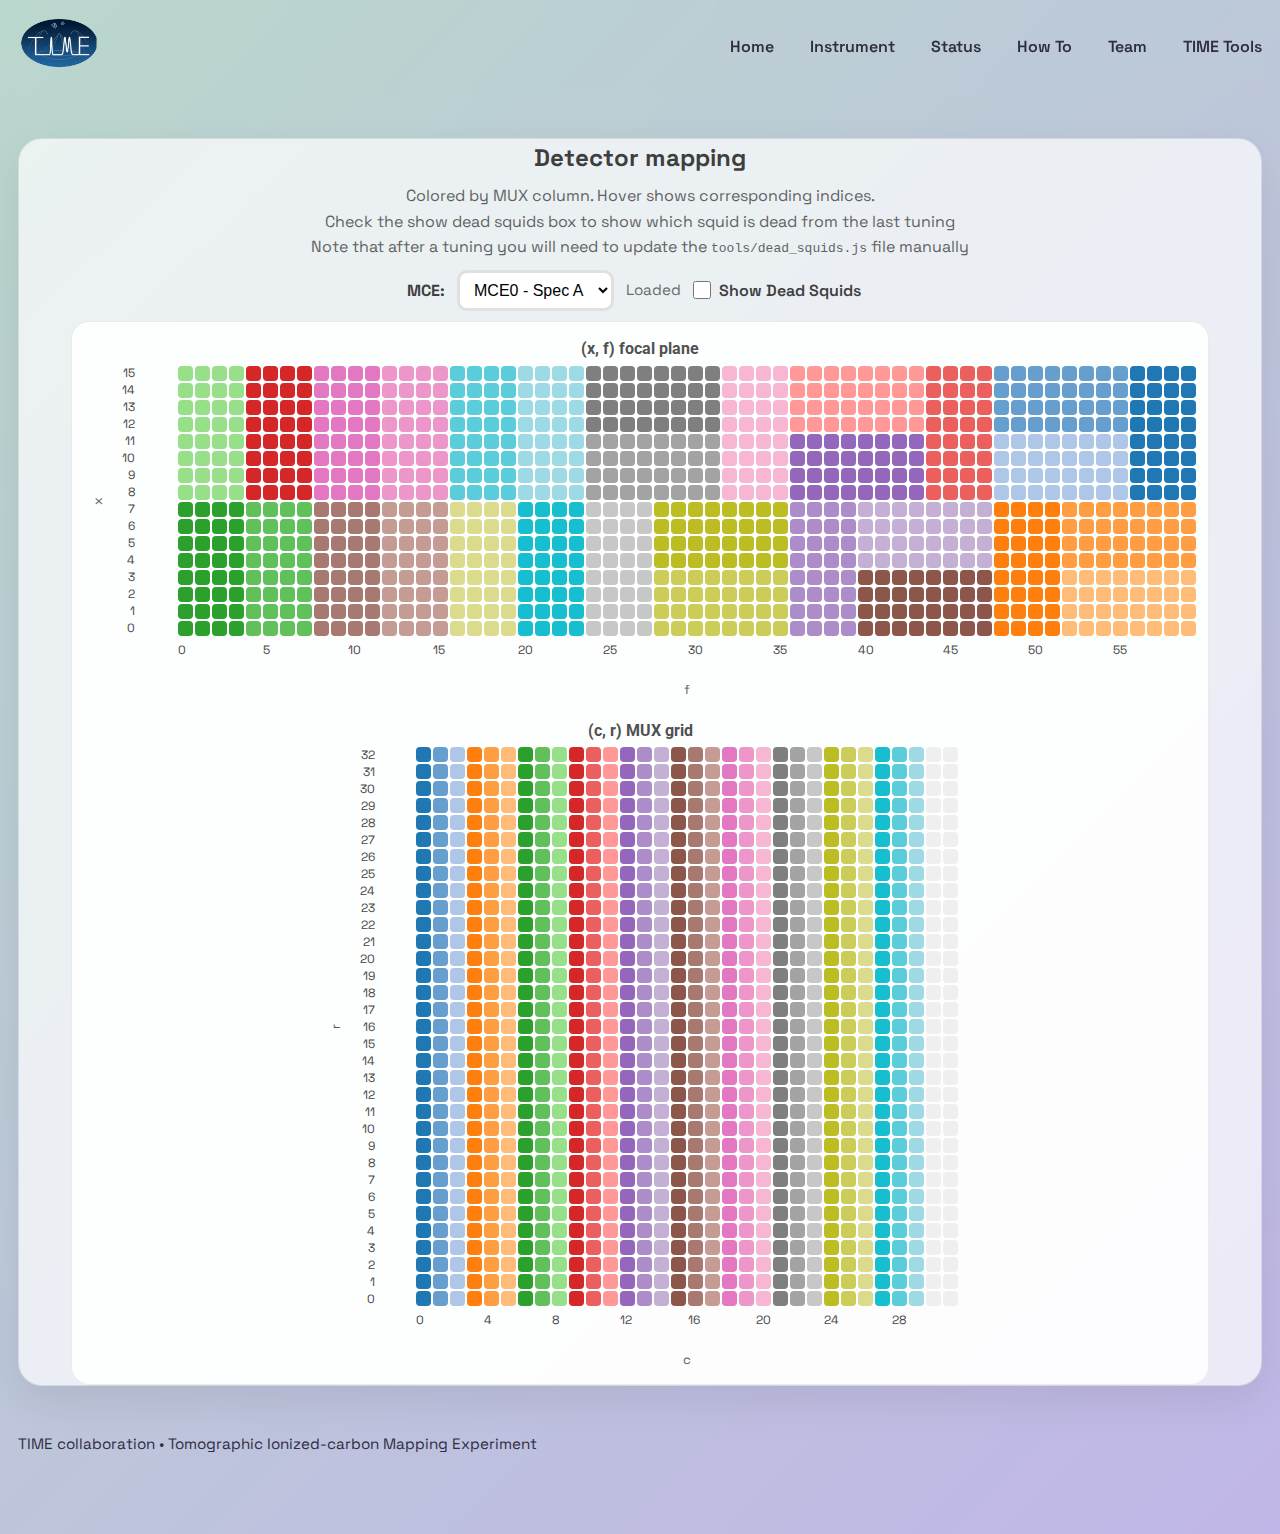
<file: detector_inds.html>
<!DOCTYPE html>
<html lang="en">
<head>
<meta charset="UTF-8" />
<meta name="viewport" content="width=device-width, initial-scale=1.0" />
<title>TIME | Detectors</title>
<link rel="stylesheet" href="style.css" />
<script src="script.js" defer></script>

<style>
  :root{--cell: 15px;--gap: 2px;--ylabel: 28px;--ycol: 46px;--xaxis: 28px;--xlabel: 22px;}
  body { margin: 0; overflow-x: hidden; }
  main { max-width: none !important;  overflow: visible; }
  footer { max-width: none !important; }

  .panel, .grid-card, .grid-wrap,#detgrid_xf, #detgrid_cr { overflow: visible !important; }

  .panel{display: grid;grid-template-rows: auto auto auto; gap: 10px;padding: 0 10px;}
  
  .det-controls{display: flex;justify-content: center;gap: 12px ;flex-wrap: wrap;align-items: center;}
  .det-controls select{padding: 8px 10px;border-radius: 10px;border: 3px solid rgba(0,0,0,0.12);background: white;font-size: 1rem;}
  
  #toggle_mask{width: 18px;height: 18px;}

  .grid-card{border-radius: 18px;
    border:1px solid rgba(0,0,0,0.08);
    background:rgba(255,255,255,0.9);
    padding:12px;
    width:fit-content;
    margin:0 auto;
    position:relative;}

  .card-title{text-align: center;font-family: 'Roboto', sans-serif;font-weight:700;margin:2px 0 4px;opacity: 0.9;}
  .card-subtitle{text-align: center;font-size: 0.9rem;opacity:0.75; margin: 0 0 10px; }

  .grid-wrap{display: grid;
    grid-template-columns: var(--ylabel) var(--ycol) auto;
    grid-template-rows:auto var(--xaxis) var(--xlabel);
    gap:8px 10px;
    align-items:start;
    justify-items:start;
    position: relative; }

  .y-axis-label{grid-column: 1;
    grid-row:1;
    writing-mode:vertical-rl;
    transform:rotate(180deg);
    font-size:13px;
    opacity:0.85;
    align-self: center;
    justify-self:center;}
  .x-axis-label{grid-column: 3;
    grid-row:3;
    justify-self:center;
    font-size:13px;
    opacity:0.85; }
  .cr-center {
    display: flex;
    justify-content: center;}

  /*focal plan*/
  #yaxis_xf{grid-column: 2; grid-row: 1;
    display: grid;
    grid-template-rows: repeat(16, var(--cell));
    gap: var(--gap);
    justify-items: end;
    align-items: center;
    font-size: 12px;
    color:#444;
    line-height: 1;}
  #xaxis_xf{grid-column: 3; grid-row: 2;
    display: grid;
    grid-template-columns: repeat(60, var(--cell));
    gap: var(--gap);
    font-size:12px;
    color:#444;
    line-height: 1;}

  #detgrid_xf{grid-column: 3; grid-row: 1;
    display: grid;
    grid-template-columns: repeat(60, var(--cell));
    grid-auto-rows: var(--cell);
    gap: var(--gap);
    position: relative;}

  /*cr grid*/
  #yaxis_cr{grid-column: 2; grid-row: 1;
    display: grid;
    grid-template-rows:repeat(33, var(--cell));
    gap: var(--gap);
    justify-items:end;
    align-items:center;
    font-size: 12px;
    color: #444;
    line-height: 1; }
  #xaxis_cr{grid-column: 3; grid-row: 2;
    display: grid;
    grid-template-columns: repeat(32, var(--cell));
    gap:var(--gap);
    font-size: 12px;
    color:#444;
    justify-content: center;
    line-height: 1;}
  #detgrid_cr{grid-column: 3; grid-row: 1;
    display:grid;
    grid-template-columns: repeat(32, var(--cell));
    grid-auto-rows:var(--cell);
    gap: var(--gap);
    justify-content: center;
    position: relative;}

  .det-cell{width: var(--cell);
    height: var(--cell);
    border:0;padding:0;
    border-radius:4px;
    cursor:pointer;
    position:relative;}
  .det-cell:hover{outline: 5px solid rgba(0,0,0,0.35);}
  /*only make it once to reduce lag  */

  #globalTooltip{position: fixed;
    left: 0;
    top: 0;
    transform: translate(-9999px, -9999px);
    background: rgba(0,0,0,0.93);
    color: #fff;
    padding: 12px 14px;
    border-radius: 12px;
    font-size: 16px;
    line-height: 1.35;
    white-space: pre;
    z-index: 999999999; /*lol cuz i can */       
    will-change: transform;
    display: none;} /* hide that box if not hovering*/


  /* when mask overlay is disabled, hide the dot */
  #detgrid_xf.no-mask .det-cell.masked::after,
  #detgrid_cr.no-mask .det-cell.masked::after{display:none;}

  /* black dot overlay for dead squids*/
  .det-cell.masked::after{
  content:"";
  position:absolute;
  inset:2px;
  border-radius:999px;
  background: rgba(0,0,0,0.92);
  pointer-events:none;
  }
</style>
</head>

<body>
<header class="nav-shell">
  <a href="index.html"><img src="images/TIME_logo.png" alt="TIME" class="brand-logo"></a>
  <nav>
    <a href="index.html">Home</a>
    <a href="instrument.html">Instrument</a>
    <a href="status.html">Status</a>
    <a href="how-to.html">How To</a>
    <a href="team.html">Team</a>
    <a href="detector_inds.html" class="current">TIME Tools</a>
  </nav>
</header>

<main>

  <!-- now they all under the same section  -->
  <section class="panel">

    <div style="text-align:center;">
      <h2 style="margin: 0 0 6px;">Detector mapping</h2>
      <p style="margin: 0; opacity: 0.8;">
        Colored by MUX column. Hover shows corresponding indices. <br>
        Check the show dead squids box to show which squid is dead from the last tuning <br>
        Note that after a tuning you will need to update the <code>tools/dead_squids.js</code> file manually 
      </p>
    </div>

    <div class="det-controls">
      <label for="which_mce"><b>MCE:</b></label>
      <select id="which_mce">
        <option value="mce0">MCE0 - Spec A</option>
        <option value="mce1">MCE1 - Spec B</option>
      </select>
      <span id="status_txt" style="opacity:0.75; font-size:0.95rem;">Loading maps…</span>

      <label style="display:flex; align-items:center; gap:8px;font-weight:600;">
      <input type="checkbox" id="toggle_mask">Show Dead Squids</label>
      <span id="mask_date" style="opacity:0.75; font-size:0.95rem;"></span>
    </div>

    <div class="grid-card">

      <!-- part 1: (x,f) -->
      <div class="card-title">(x, f) focal plane</div>
      <div class="grid-wrap">
        <div class="y-axis-label">x</div>
        <div id="yaxis_xf"></div>
        <div id="detgrid_xf"></div>
        <div id="xaxis_xf"></div>
        <div class="x-axis-label">f</div>
      </div>

      <div style="height:14px;"></div>

      <!-- pat 2: (c,r) -->
      <div class="card-title">(c, r) MUX grid</div>
      <div class="cr-center">
        <div class="grid-wrap">
          <div class="y-axis-label">r</div>
          <div id="yaxis_cr"></div>

          <div id="detgrid_cr"></div>

          <div id="xaxis_cr"></div>
          <div class="x-axis-label">c</div>
        </div>
      </div>


    </div>

  </section>

</main>

<footer>
  <p>TIME collaboration • Tomographic Ionized-carbon Mapping Experiment</p>
</footer>

<div id="globalTooltip"></div>

<script src="./tools/dead_squids.js"></script>
<script>
  const NX = 16, NF = 60;
  const NC = 32, NR = 33;
  const which_mce= document.getElementById("which_mce");
  const status_txt =document.getElementById("status_txt");

  const toggle_mask = document.getElementById("toggle_mask");
  const mask_date_el = document.getElementById("mask_date");

  const detgrid_xf= document.getElementById("detgrid_xf");
  const yaxis_xf =document.getElementById("yaxis_xf");
  const xaxis_xf=document.getElementById("xaxis_xf");
  const detgrid_cr = document.getElementById("detgrid_cr");
  const yaxis_cr = document.getElementById("yaxis_cr");
  const xaxis_cr= document.getElementById("xaxis_cr");
  //make a box that shows the detector indeces
  const tooltip = document.getElementById("globalTooltip");
  // now with real color scheme that evan sent
  const colors32 = ['#1f77b4', '#669fce', '#aec7e8', '#ff7f0e', '#ff9d43', '#ffbb78',
    '#2ca02c', '#62c05b', '#98df8a', '#d62728', '#eb605f', '#ff9896',
    '#9467bd', '#ac8cc9', '#c5b0d5', '#8c564b', '#a87970', '#c49c94',
    '#e377c2', '#ed96ca', '#f7b6d2', '#7f7f7f', '#a3a3a3', '#c7c7c7',
    '#bcbd22', '#cccc58', '#dbdb8d', '#17becf', '#5accda', '#9edae5'];

  function color_column(c){return colors32[c%32];}

  //we store mappings as flat arrays so that the website doesn't have to load info about individual detectors
  //xf: idx = x*NF+f (x in range(16), f in range(60))
  //cr: idx = r*NC+c (r in range(33), c in range(32))

  const maps={mce0: { xf: null, cr: null },mce1: { xf: null, cr: null }};
  function xf_index(x,f){ return x*NF + f; }
  function cr_index(c,r){ return r*NC + c; }


  //now i want to be able to show the dead squids from the last tuning 
  // such that the button will have a black dot on top 
  // note that we will have to manually update the tools/dead_squids.js after each tune 
  // for the black dots to reflect current statis 

  const MASK_ROWS= 32; // mask "rows" are detector columns c=0..31
  const MASK_COLS=33; // mask "cols" are detector rows r=0..32
  const MASK_EXPECTED_LEN= MASK_ROWS * MASK_COLS; // 1056

  function get_mask_info(which){return window.TIME_DETECTOR_MASKS?.[which] ?? null;}

  // this is just so that we throw an error if we made a misake in pasting in the dead squid.cfg into the dead squid.js
  function assert_mask(which){
    const info = get_mask_info(which);
    if (!info) throw new Error(`dead_squids.js missing from["${which}"]`);
    if (!Array.isArray(info.flat)) throw new Error(`["${which}"].flat is not an array`);
    if (info.flat.length !== MASK_EXPECTED_LEN){
      throw new Error(`Mask length mismatch for ${which}: got ${info.flat.length}, expected ${MASK_EXPECTED_LEN} (32*33).`);}
    return info.flat;}

  // now make the mask grid
  function build_mask_c_r(flat){
    // row-major in the mask file: first index runs over "mask rows" (c), second over "mask cols" (r)
    // so each "mask row" has 33 entries (r=0..32)
    return Array.from({ length: MASK_ROWS }, (_, c) => flat.slice(c * MASK_COLS, (c + 1) * MASK_COLS));}

  function get_mask(which){
    const flat = assert_mask(which); //do the check 
    return build_mask_c_r(flat);} //now it should be c,r 

  // Read as mask2d[c][r]
  function mask_value(mask2d, c, r){
    if (!mask2d) return 0;
    if (c < 0 || c >= MASK_ROWS)return0; 
    if (r < 0 || r >= MASK_COLS)return0;  
    return mask2d[c][r];}

  //also let it print out the date from dead_squid.js
  function format_date(s){
    if (typeof s !== "string") return "";
    return s.replaceAll("_", "-");}

  function update_mask(){
    const which = which_mce.value;
    const info = get_mask_info(which);

    // show date only when checked
    mask_date_el.textContent =
    (toggle_mask.checked && info?.date) ? `Tuning: ${format_date(info.date)}` : "";


    // toggle CSS class on grids (instant)
    const off = !toggle_mask.checked;
    detgrid_xf.classList.toggle("no-mask", off);
    detgrid_cr.classList.toggle("no-mask", off);}

  //to check the pasting for them 
  function validate_all_masks_or_throw(){assert_mask("mce0");assert_mask("mce1");}

  // idk what this does but it was laggy and chatgpt say to do this lol
  let last_mouse = null;
  let rafPending = false;

  function show_info(text){tooltip.textContent = text;tooltip.style.display = "block";}
  function hide_info(){
    tooltip.style.display = "none";
    tooltip.style.transform = "translate(-9999px, -9999px)";
    last_mouse=null;
    rafPending=false;
  }
  function queue_info_move(e){
    last_mouse = e;
    if (rafPending) return;
    rafPending = true;

    requestAnimationFrame(() => {
      rafPending = false;
      if (!last_mouse || tooltip.style.display === "none") return;

      const pad=12;
      const offset = 14;

      const rect = tooltip.getBoundingClientRect();
      let x= last_mouse.clientX - rect.width / 2;
      let y= last_mouse.clientY - rect.height - offset;
      x= Math.max(pad, Math.min(x, window.innerWidth  - rect.width  - pad));
      y= Math.max(pad, Math.min(y, window.innerHeight - rect.height - pad));

      tooltip.style.transform = `translate(${x}px, ${y}px)`;
    });
  }

  function make_axes(){
    yaxis_xf.innerHTML = "";
    for (let x = NX - 1; x >= 0; x--){
      const d = document.createElement("div");
      d.textContent = x;
      yaxis_xf.appendChild(d);}
    xaxis_xf.innerHTML = "";
    for (let f = 0; f < NF; f++){
      const d = document.createElement("div");
      d.textContent =(f%5 === 0) ? f : "";
      xaxis_xf.appendChild(d);}
    yaxis_cr.innerHTML = "";
    for (let r = NR - 1; r >= 0; r--){
      const d = document.createElement("div");
      d.textContent = r;
      yaxis_cr.appendChild(d);}
    xaxis_cr.innerHTML = "";
    for (let c = 0; c < NC; c++){
      const d = document.createElement("div");
      d.textContent =(c%4 === 0) ? c : "";
      xaxis_cr.appendChild(d);}
  }

  //build grids
  function make_xfgrid(){
    detgrid_xf.innerHTML = "";
    const which =which_mce.value;
    const xf=maps[which].xf;
    const frag= document.createDocumentFragment();
    const mask2d = get_mask(which);
    // order is x=15 top 
    for (let x = NX - 1; x >= 0; x--){
      for (let f = 0; f < NF; f++){
        const idx = xf_index(x,f);
        const rec = xf[idx];
        const cell = document.createElement("button");
        cell.className = "det-cell";
        cell.type = "button";
        if (rec) cell.style.background = color_column(rec.c);

        //store indices for hover 
        cell.dataset.x = x;
        cell.dataset.f = f;

        //if the box is checked also put the squid dot 
        if (rec && mask_value(mask2d, rec.c, rec.r) === 1){cell.classList.add("masked");}
        frag.appendChild(cell);
      }
    }
    detgrid_xf.appendChild(frag);
  }

  function make_crgrid(){
    detgrid_cr.innerHTML = "";
    const frag= document.createDocumentFragment();
    const which = which_mce.value;
    const mask2d = get_mask(which); 

    //order is r=32 at the top 
    for (let r =NR - 1; r>= 0; r--){
      for (let c =0; c< NC; c++){
        const cell = document.createElement("button");
        cell.className = "det-cell";
        cell.type = "button";

        //color by c
        cell.style.background = color_column(c);
        cell.dataset.c=c;
        cell.dataset.r=r;

        //if the box is checked also put the squid dot 
        if (mask_value(mask2d, c, r) === 1){cell.classList.add("masked");}
        frag.appendChild(cell);
      }
    }
    detgrid_cr.appendChild(frag);
  }

  function rebuild_xfcr_grid(){hide_info();make_xfgrid();make_crgrid();}

  //hover for xf grid
  detgrid_xf.addEventListener("mousemove", (e) => {
    const t = e.target;
    if (!(t instanceof HTMLElement)) return;
    if (!t.classList.contains("det-cell")) return;

    const which = which_mce.value;
    const xf = maps[which].xf;
    const x = Number(t.dataset.x);
    const f = Number(t.dataset.f);
    const rec = xf[xf_index(x,f)];
    const c = rec ? rec.c : "NA";
    const r = rec ? rec.r : "NA";

    show_info(`${which.toUpperCase()}\n` +`x = ${x}   f = ${f}\n` +`c = ${c}   r = ${r}`);
    queue_info_move(e);
  });
  detgrid_xf.addEventListener("mouseleave", hide_info);

  //hover for cr
  detgrid_cr.addEventListener("mousemove", (e) => {
    const t = e.target;
    if (!(t instanceof HTMLElement)) return;
    if (!t.classList.contains("det-cell")) return;

    const which = which_mce.value;
    const cr = maps[which].cr;
    const c= Number(t.dataset.c);
    const r= Number(t.dataset.r);
    const rec = cr[cr_index(c,r)];
    const x=rec ? rec.x : "NA";
    const f=rec ? rec.f : "NA";

    show_info(`${which.toUpperCase()}\n` +`c = ${c}   r = ${r}\n` +`x = ${x}   f = ${f}`);
    queue_info_move(e);
  });
  detgrid_cr.addEventListener("mouseleave", hide_info);

  // load jsons i made from coordinates.py, under tools folder.
  async function load_mapping(){
    try{
      validate_all_masks_or_throw();
      status_txt.textContent = "Loading maps…";
      const [m0, m1] = await Promise.all([
        fetch("./tools/detector_map_mce0.json").then(r => {
          if(!r.ok) throw new Error("Failed to load detector_map_mce0.json");
          return r.json();
        }),
        fetch("./tools/detector_map_mce1.json").then(r => {
          if(!r.ok) throw new Error("Failed to load detector_map_mce1.json");
          return r.json();
        })
      ]);

      //build xf
      maps.mce0.xf = new Array(NX*NF).fill(null);
      maps.mce1.xf = new Array(NX*NF).fill(null);
      for (const rec of m0) maps.mce0.xf[xf_index(rec.x, rec.f)] = rec;
      for (const rec of m1) maps.mce1.xf[xf_index(rec.x, rec.f)] = rec;

      //and then also build cr from xf
      maps.mce0.cr = new Array(NR*NC).fill(null);
      maps.mce1.cr = new Array(NR*NC).fill(null);
      for (const rec of maps.mce0.xf) if (rec) maps.mce0.cr[cr_index(rec.c, rec.r)] = rec;
      for (const rec of maps.mce1.xf) if (rec) maps.mce1.cr[cr_index(rec.c, rec.r)] = rec;

      make_axes();
      rebuild_xfcr_grid();
      status_txt.textContent = "Loaded";
      update_mask();
    } catch (e){
      console.error(e);
      status_txt.textContent = `Load failed: ${e.message}`;
    }
  }

  toggle_mask.addEventListener("change", update_mask);

  which_mce.addEventListener("change", () => {
    rebuild_xfcr_grid();
    update_mask();
  });

  load_mapping();
</script>

</body>
</html>
</file>
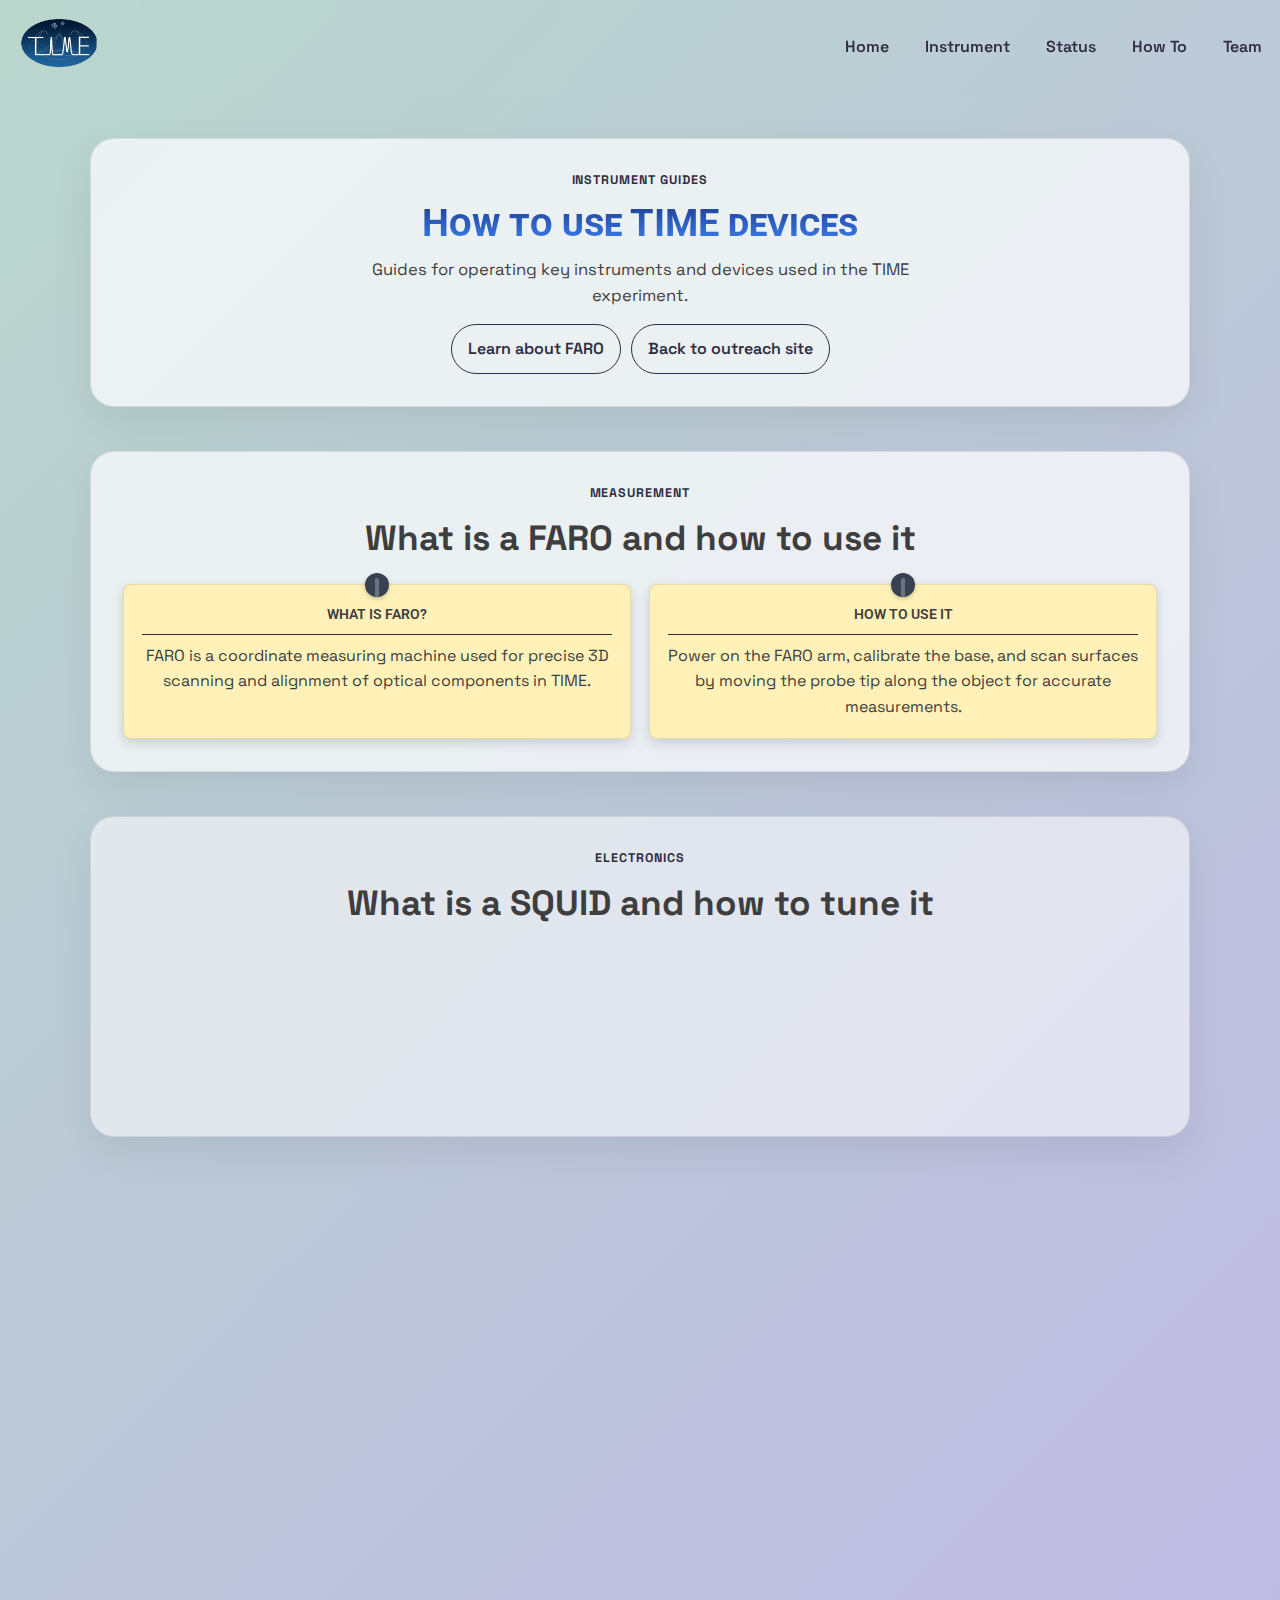
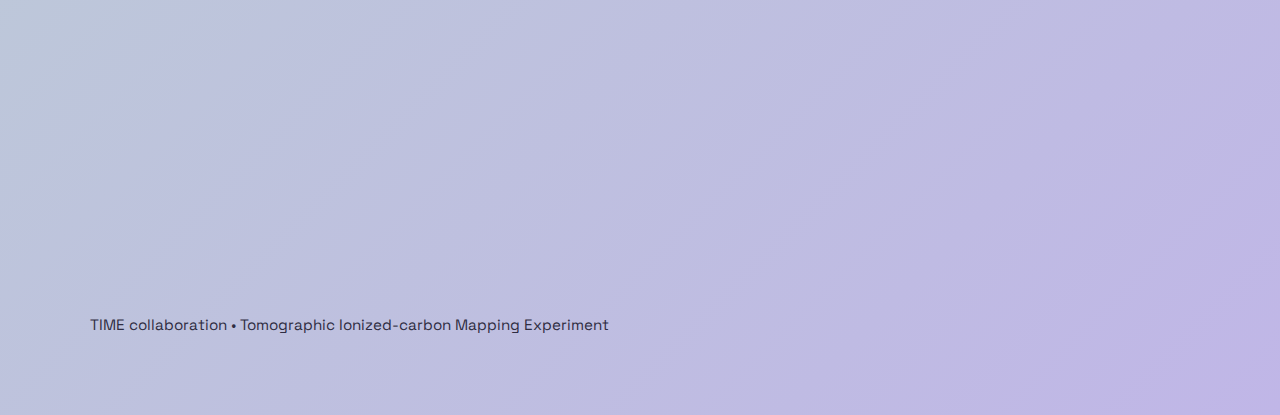
<file: how-to.html>
<!DOCTYPE html>
<html lang="en">
<head>
  <meta charset="UTF-8">
  <meta name="viewport" content="width=device-width, initial-scale=1.0">
  <title>TIME | How-To Guides</title>
  <link rel="stylesheet" href="style.css">
  <script src="script.js" defer></script>
</head>
<body>
  <header class="nav-shell">
    <a href="index.html"><img src="images/TIME_logo.png" alt="TIME" class="brand-logo"></a>
    <nav>
      <a href="index.html">Home</a>
      <a href="instrument.html">Instrument</a>
      <a href="status.html">Status</a>
      <a href="how-to.html">How To</a>
      <a href="team.html">Team</a>
    </nav>
  </header>

  <main class="how-to-page">
    <section class="panel hero" id="overview">
      <div class="hero__text">
        <p class="eyebrow">Instrument guides</p>
        <h1>How to use TIME devices</h1>
        <p class="lede">Guides for operating key instruments and devices used in the TIME experiment.</p>
        <div class="actions">
          <a class="btn ghost" href="#faro">Learn about FARO</a>
          <a class="btn ghost" href="index.html">Back to outreach site</a>
        </div>
      </div>
    </section>

    <section id="faro" class="panel">
      <div class="section-head">
        <p class="eyebrow">Measurement</p>
        <h2>What is a FARO and how to use it</h2>
      </div>
      <div class="grid two">
        <div class="card">
          <h3>What is FARO?</h3>
          <p>FARO is a coordinate measuring machine used for precise 3D scanning and alignment of optical components in TIME.</p>
        </div>
        <div class="card">
          <h3>How to use it</h3>
          <p>Power on the FARO arm, calibrate the base, and scan surfaces by moving the probe tip along the object for accurate measurements.</p>
        </div>
      </div>
    </section>

    <section id="squid" class="panel muted">
      <div class="section-head">
        <p class="eyebrow">Electronics</p>
        <h2>What is a SQUID and how to tune it</h2>
      </div>
      <div class="grid two">
        <div class="card">
          <h3>What is SQUID?</h3>
          <p>SQUID stands for Superconducting Quantum Interference Device, used for ultra-sensitive magnetic field detection in TIME's readout system.</p>
        </div>
        <div class="card">
          <h3>How to tune it</h3>
          <p>Adjust the bias current and feedback parameters to operate the SQUID in its linear response region for optimal signal amplification.</p>
        </div>
      </div>
    </section>

    <section id="calibration" class="panel">
      <div class="section-head">
        <p class="eyebrow">Data processing</p>
        <h2>How to calibrate data using a planet</h2>
      </div>
      <div class="grid two">
        <div class="card">
          <h3>Why planets?</h3>
          <p>Planets provide bright, stable sources for flux calibration in millimeter-wave astronomy.</p>
        </div>
        <div class="card">
          <h3>How to calibrate</h3>
          <p>Observe a planet like Jupiter, measure its flux, and scale your data to match known planetary models for accurate calibration.</p>
        </div>
      </div>
    </section>

    <section id="icecream" class="panel muted">
      <div class="section-head">
        <p class="eyebrow">Cryogenics</p>
        <h2>How to handle liquid nitrogen</h2>
      </div>
      <div class="grid two">
        <div class="card">
          <h3>How to fill liquid nitrogen</h3>
          <p>Use a transfer hose to safely fill the dewar with liquid nitrogen from the supply tank, ensuring proper venting and avoiding overfilling.</p>
        </div>
        <div class="card">
          <h3>How to make ice cream</h3>
          <p>With the remaining liquid nitrogen, slowly pour it into a mixture of cream, sugar, and flavors while stirring to create instant ice cream.</p>
        </div>
      </div>
    </section>
  </main>

  <footer>
    <p>TIME collaboration • Tomographic Ionized-carbon Mapping Experiment</p>
  </footer>
</body>
</html>
</file>
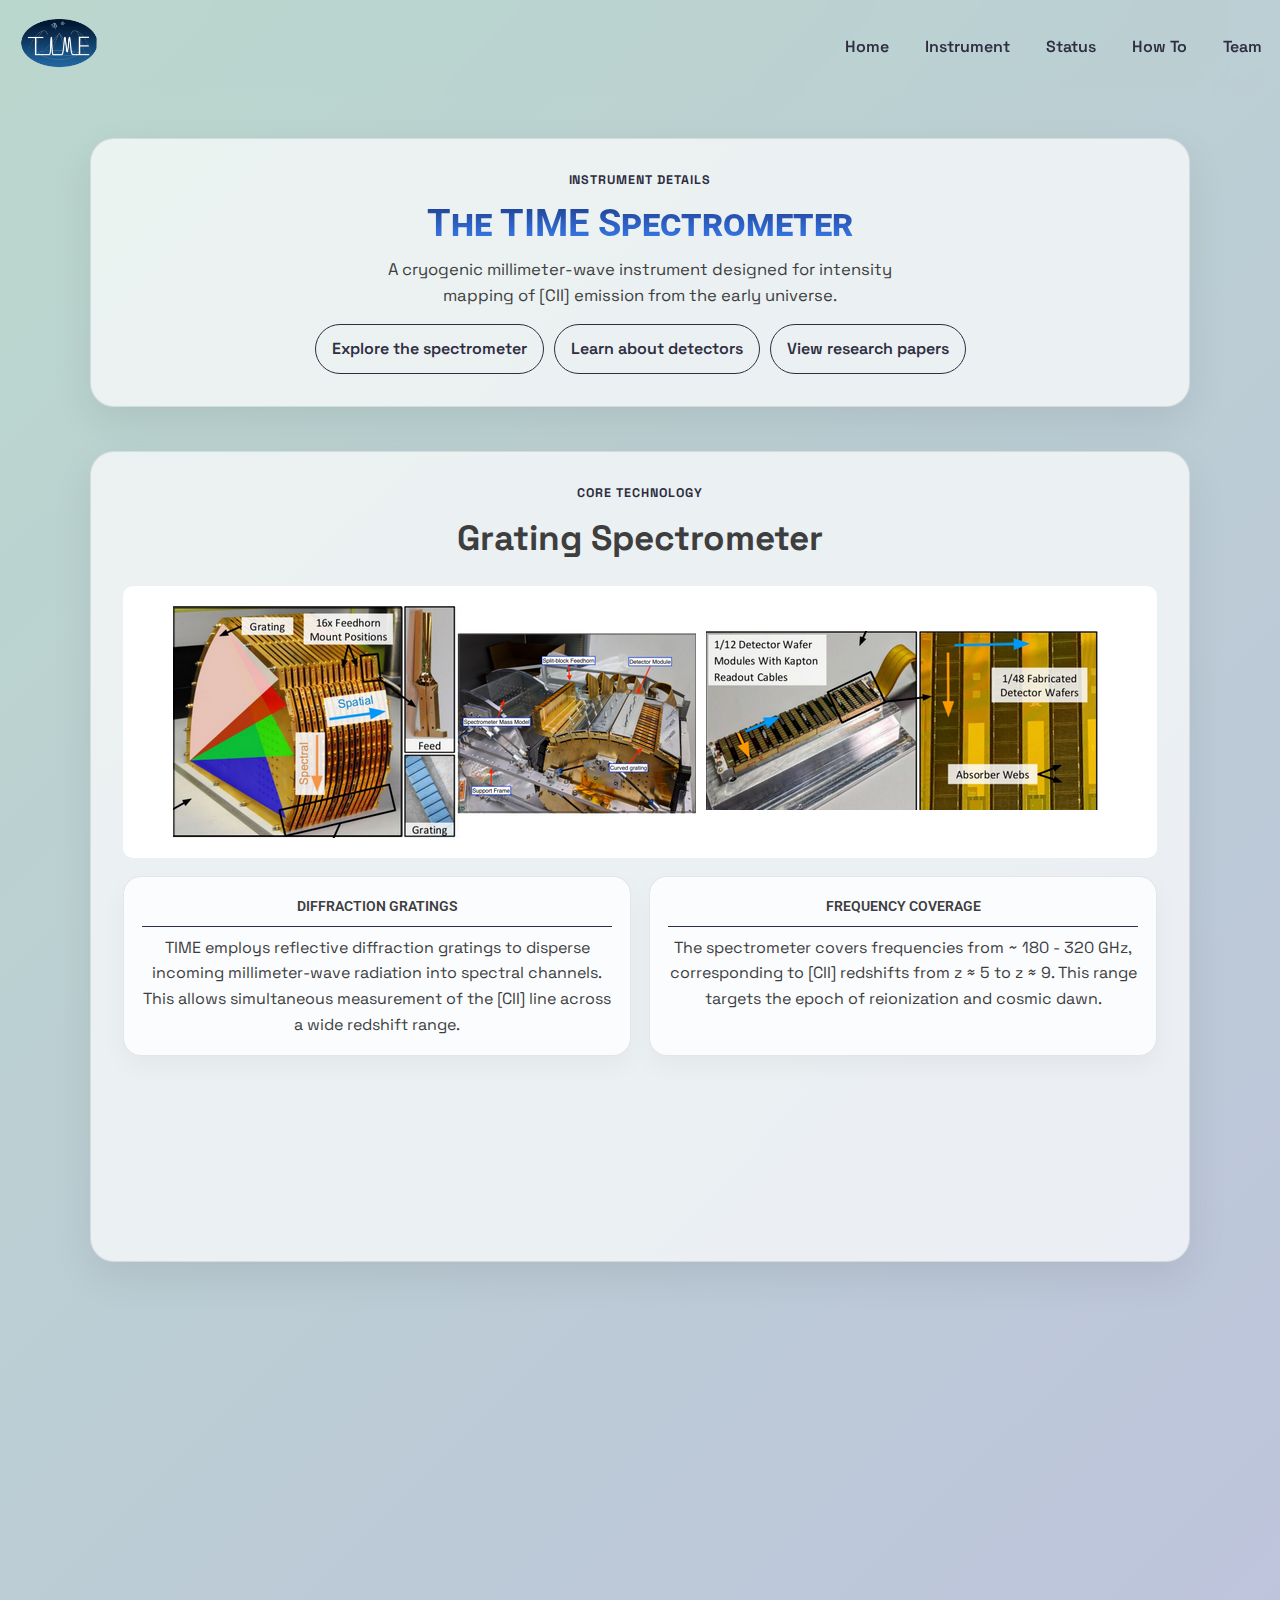
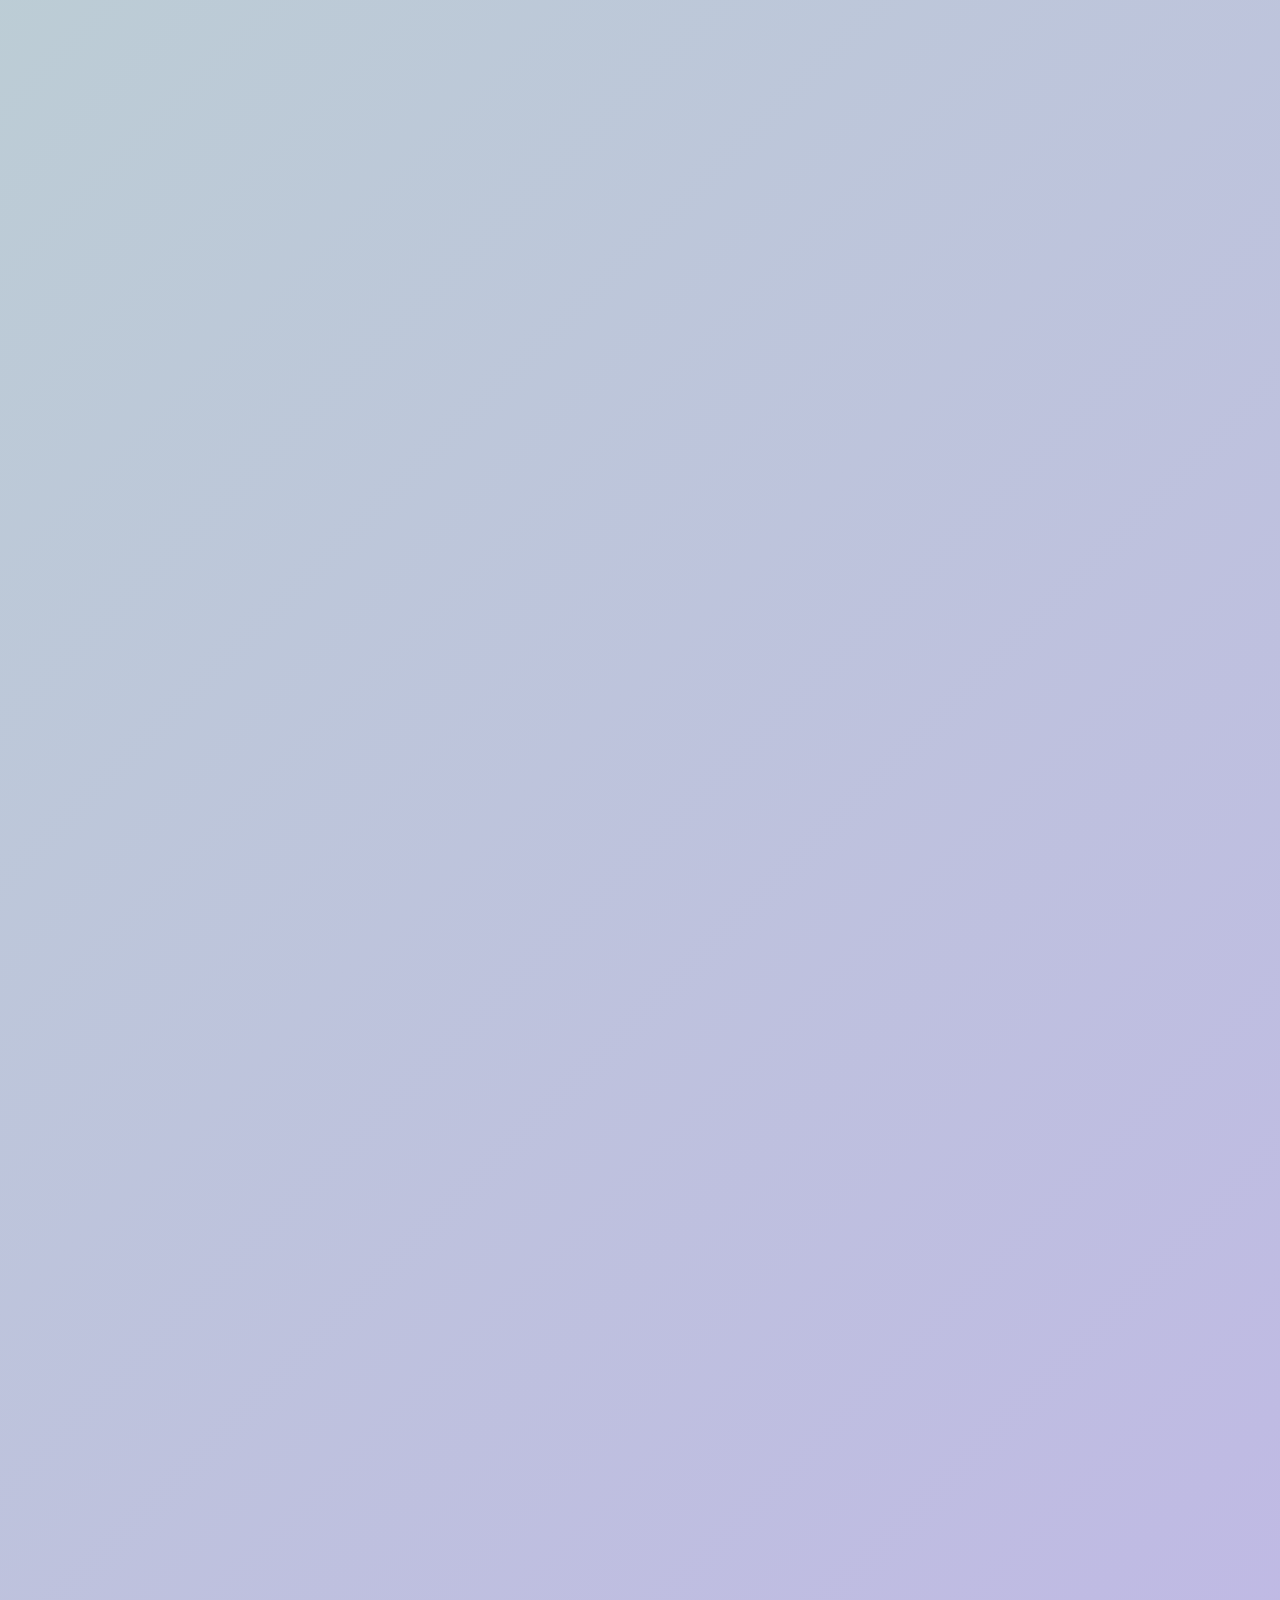
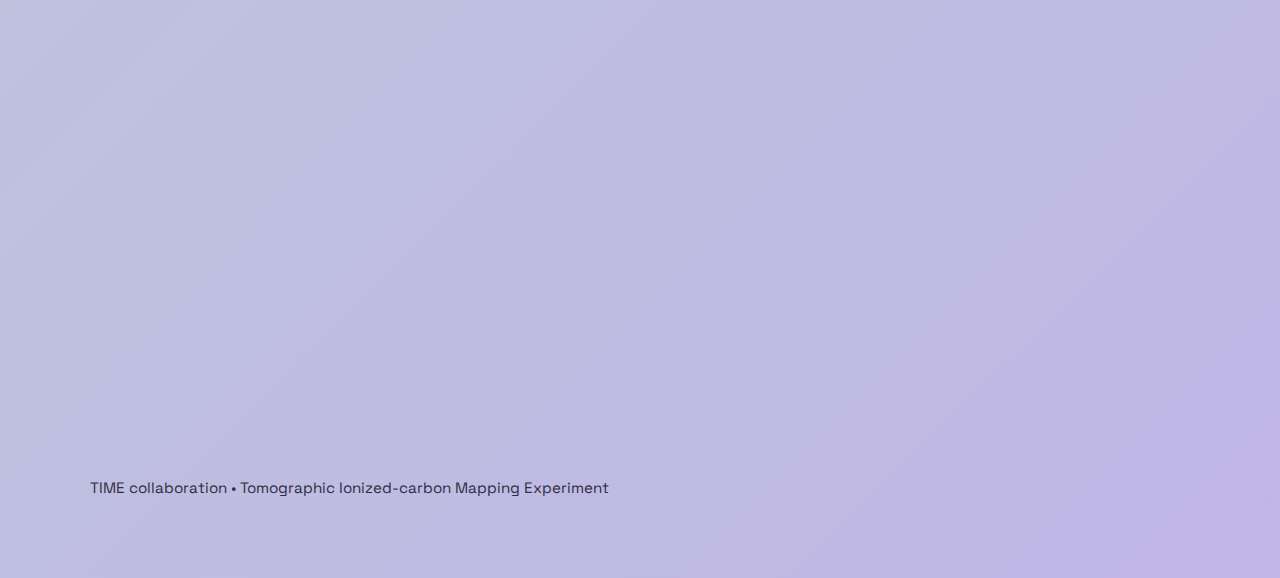
<file: instrument.html>
<!DOCTYPE html>
<html lang="en">
<head>
  <meta charset="UTF-8">
  <meta name="viewport" content="width=device-width, initial-scale=1.0">
  <title>TIME | Instrument</title>
  <link rel="stylesheet" href="style.css">
  <script src="script.js" defer></script>
</head>
<body>
  <header class="nav-shell">
    <a href="index.html"><img src="images/TIME_logo.png" alt="TIME" class="brand-logo"></a>
    <nav>
      <a href="index.html">Home</a>
      <a href="instrument.html">Instrument</a>
      <a href="status.html">Status</a>
      <a href="how-to.html">How To</a>
      <a href="team.html">Team</a>
    </nav>
  </header>

  <main>
    <section class="panel hero" id="overview">
      <div class="hero__text">
        <p class="eyebrow">Instrument details</p>
        <h1>The TIME Spectrometer</h1>
        <p class="lede">A cryogenic millimeter-wave instrument designed for intensity mapping of [CII] emission from the early universe.</p>
        <div class="actions">
          <a class="btn ghost" href="#spectrometer">Explore the spectrometer</a>
          <a class="btn ghost" href="#detectors">Learn about detectors</a>
          <a class="btn ghost" href="#papers">View research papers</a>
        </div>
      </div>
    </section>

    <section id="spectrometer" class="panel">
      <div class="section-head">
        <p class="eyebrow">Core technology</p>
        <h2>Grating Spectrometer</h2>
      </div>
      <div class="spectrometer-container" style="background: white; padding: 20px; text-align: center; border-radius: 10px; margin-top: 20px;">
        <div class="spectrometer-images" style="display: flex; justify-content: center; align-items: center; gap: 10px;">
          <img src="images/spectrometer1.png" alt="Spectrometer 1">
          <img src="images/spectrometer2.png" alt="Spectrometer 2">
        </div>
      </div>
      <div class="grid two">
        <div class="card">
          <h3>Diffraction gratings</h3>
          <p>TIME employs reflective diffraction gratings to disperse incoming millimeter-wave radiation into spectral channels. This allows simultaneous measurement of the [CII] line across a wide redshift range.</p>
        </div>
        <div class="card">
          <h3>Frequency coverage</h3>
          <p>The spectrometer covers frequencies from ~ 180 - 320 GHz, corresponding to [CII] redshifts from z ≈ 5 to z ≈ 9. This range targets the epoch of reionization and cosmic dawn.</p>
        </div>
        <div class="card">
          <h3>Resolution</h3>
          <p>With spectral resolution R ≈ 100, TIME can resolve individual [CII] lines while maintaining the wide field of view needed for intensity mapping.</p>
        </div>
        <div class="card">
          <h3>Optical design</h3>
          <p>The instrument uses a compact, cryogenic optical design with off-axis mirrors and filters to minimize thermal emission and maximize throughput.</p>
        </div>
      </div>
    </section>

    <section id="detectors" class="panel muted">
      <div class="section-head">
        <p class="eyebrow">Detectors</p>
        <h2>Transition Edge Sensor Bolometers</h2>
      </div>
      <div class="grid two">
        <div class="card">
          <h3>TES arrays</h3>
          <p>TES bolometers are superconducting thermistors operated at the sharp transition between the superconducting and normal states, typically at temperatures of ~0.3 K. Incoming mm-wave radiation is absorbed and converted into heat, producing a small change in temperature that leads to a measurable change in electrical resistance. TIME employs large, multiplexed arrays of TES bolometers comprising thousands of pixels.</p>
        </div>
        <div class="card">
          <h3>Time-domain multiplexing</h3>
          <p>Detectors are read out using superconducting quantum interference devices (SQUIDs) in a time-domain multiplexing (TDM) scheme, in which signals from multiple detectors are sequentially sampled in time. Compared to frequency-domain multiplexing (FDM), TDM reduces readout complexity and wiring while maintaining low noise, enabling efficient readout of large TES arrays.</p>
        </div>
        <div class="card">
          <h3>Background-limited performance</h3>
          <p>TES detectors achieve photon-noise-limited sensitivity, essential for detecting the faint [CII] signal against atmospheric and instrumental backgrounds.</p>
        </div>
        <div class="card">
          <h3>Cryogenic cooling</h3>
          <p>A dilution refrigerator provides the ultra-low temperatures required, with multiple stages cooling optics, filters, and detectors to minimize thermal noise.</p>
        </div>
      </div>
    </section>

    <section id="telescope" class="panel">
      <div class="section-head">
        <p class="eyebrow">Platform</p>
        <h2>ARO 12-meter Telescope</h2>
      </div>
      <div class="grid two">
        <div class="card">
          <h3>Telescope specifications</h3>
          <p>The Arizona Radio Observatory's 12-meter millimeter-wave telescope has a surface accuracy of ~20 μm RMS, providing excellent beam quality at high frequencies.</p>
        </div>
        <div class="card">
          <h3>Location</h3>
          <p>Located at Kitt Peak, Arizona, at 1,900 meters elevation, the site offers good atmospheric transmission in the millimeter band with PWV typically < 3 mm.</p>
        </div>
        <div class="card">
          <h3>Mapping strategy</h3>
          <p>TIME will perform drift scans and raster mapping to cover large sky areas, building 3D tomographic maps of [CII] intensity.</p>
        </div>
        <div class="card">
          <h3>Integration time</h3>
          <p>Typical integrations of 10-100 hours per field will achieve the sensitivity needed to detect the integrated [CII] signal from high-redshift galaxies.</p>
        </div>
      </div>
    </section>

    <section id="performance" class="panel muted">
      <div class="section-head">
        <p class="eyebrow">Capabilities</p>
        <h2>Expected Performance</h2>
      </div>
      <div class="grid two">
        <div class="card">
          <h3>Sensitivity</h3>
          <p>TIME aims for a noise equivalent flux density (NEFD) of ~10-20 Jy/√Hz, enabling detection of [CII] intensities as low as 0.1 Jy/sr.</p>
        </div>
        <div class="card">
          <h3>Field of view</h3>
          <p>The instrument has a field of view of ~1-2 degrees, allowing efficient mapping of large cosmological volumes.</p>
        </div>
        <div class="card">
          <h3>System temperature</h3>
          <p>With cryogenic cooling, the system temperature is dominated by atmospheric emission, achieving T_sys ≈ 50-100 K across the band.</p>
        </div>
        <div class="card">
          <h3>Calibration</h3>
          <p>Regular observations of calibrators (planets, bright quasars) and sky dips will ensure accurate flux calibration and atmospheric opacity monitoring.</p>
        </div>
      </div>
    </section>
  </main>

  <section id="papers" class="panel">
    <div class="section-head">
      <p class="eyebrow">Publications</p>
      <h2>Research Papers on TIME</h2>
    </div>
    <div class="papers-list">
      <div class="paper-item">
        <p><a href="https://arxiv.org/abs/2511.09473">TIME Commissioning Observations</a> - Yang et al. (2025) - "TIME Commissioning Observations: I. Mapping Dust and Molecular Gas in the Sgr A Molecular Cloud Complex at the Galactic Center"</p>
      </div>
      <div class="paper-item">
        <p><a href="https://arxiv.org/abs/2511.09446">Beam Mapping Robot</a> - Mayer et al. (2025) - "Development of a planar cable-driven parallel robot for submillimeter and terahertz beam mapping measurements"</p>
      </div>
      <div class="paper-item">
        <p><a href="https://arxiv.org/abs/2510.02459">TES Bolometer Design</a> - Butler et al. (2025) - "TES Bolometer Design and Testing for the Tomographic Ionized-carbon Mapping Experiment Millimeter Array"</p>
      </div>
      <div class="paper-item">
        <p><a href="https://arxiv.org/abs/2012.09160">Cosmic Reionization</a> - Sun et al. (2021) - "Probing Cosmic Reionization and Molecular Gas Growth with TIME"</p>
      </div>
      <div class="paper-item">
        <p><a href="https://arxiv.org/abs/1610.10095">Foreground Masking</a> - Sun et al. (2018) - "A Foreground Masking Strategy for [CII] Intensity Mapping Experiments Using Galaxies Selected by Stellar Mass and Redshift"</p>
      </div>
    </div>
  </section>

  <footer>
    <p>TIME collaboration • Tomographic Ionized-carbon Mapping Experiment</p>
  </footer>
</body>
</html>
</file>
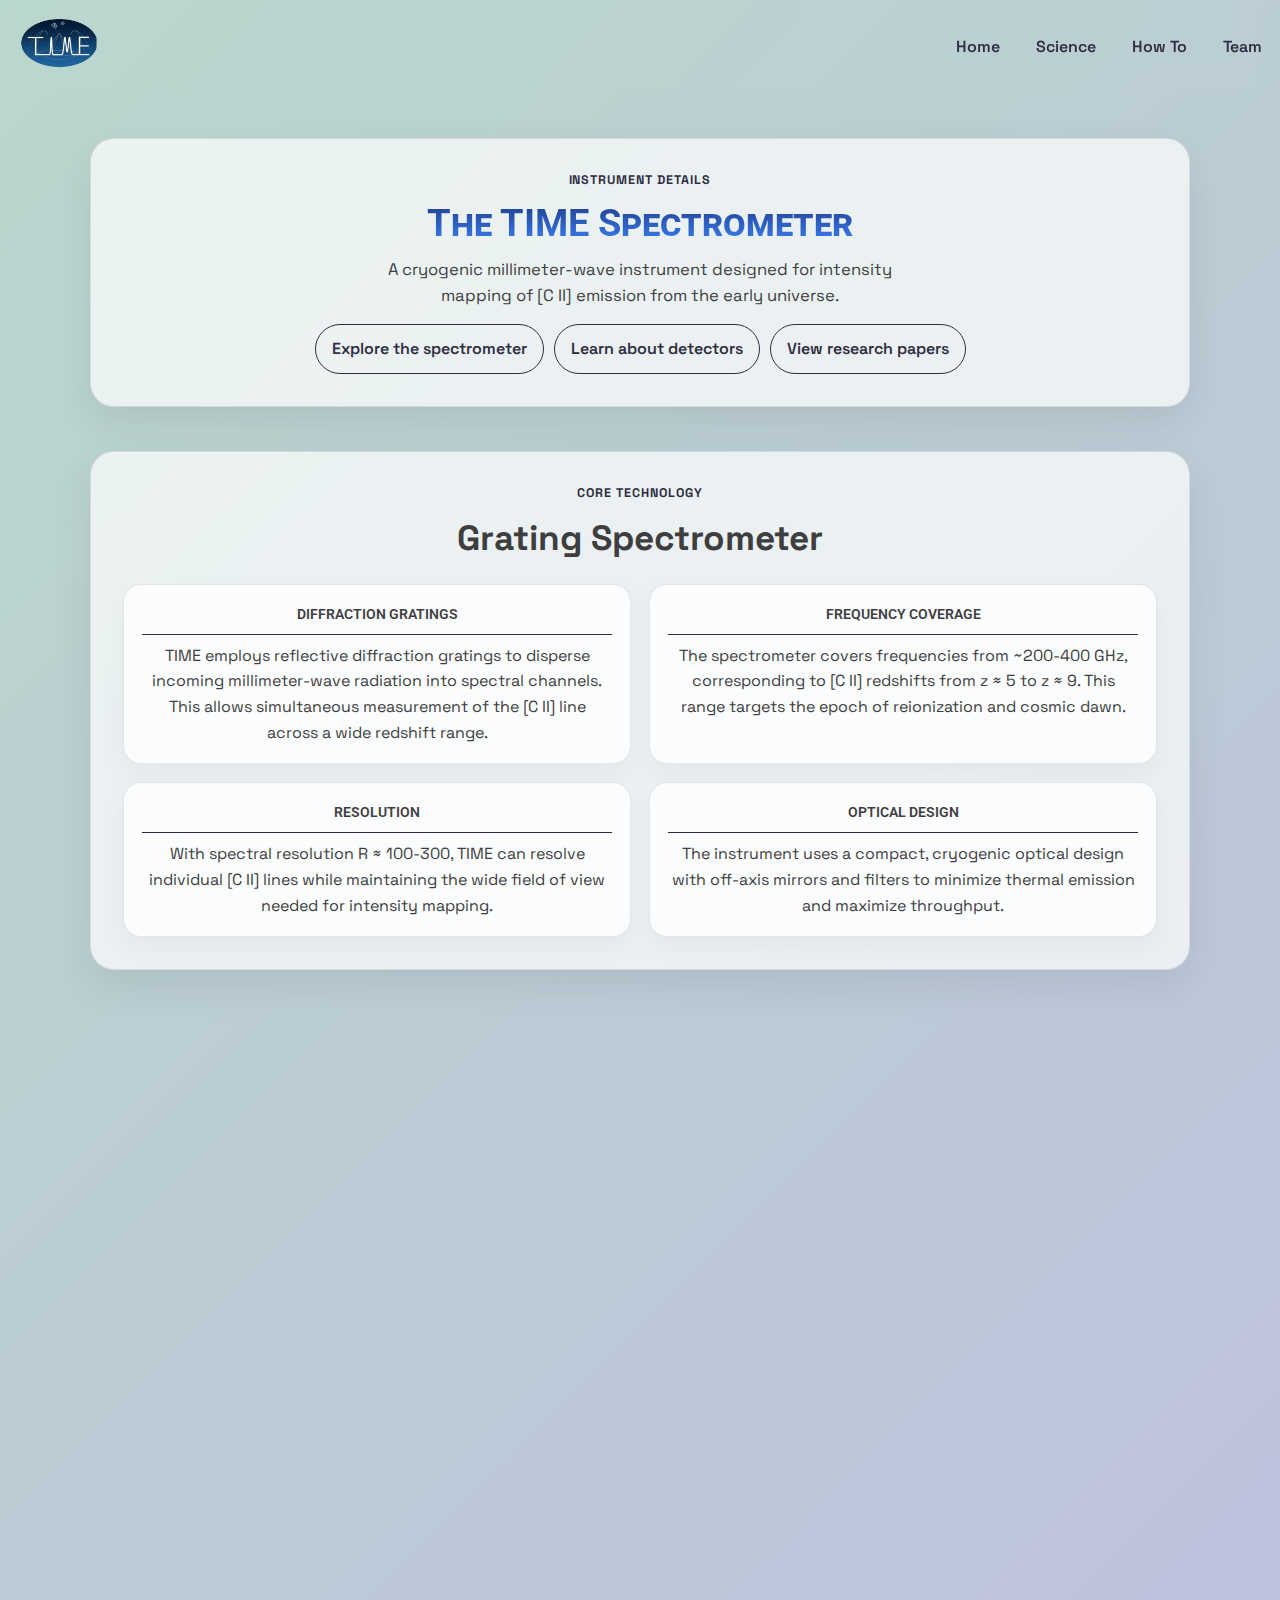
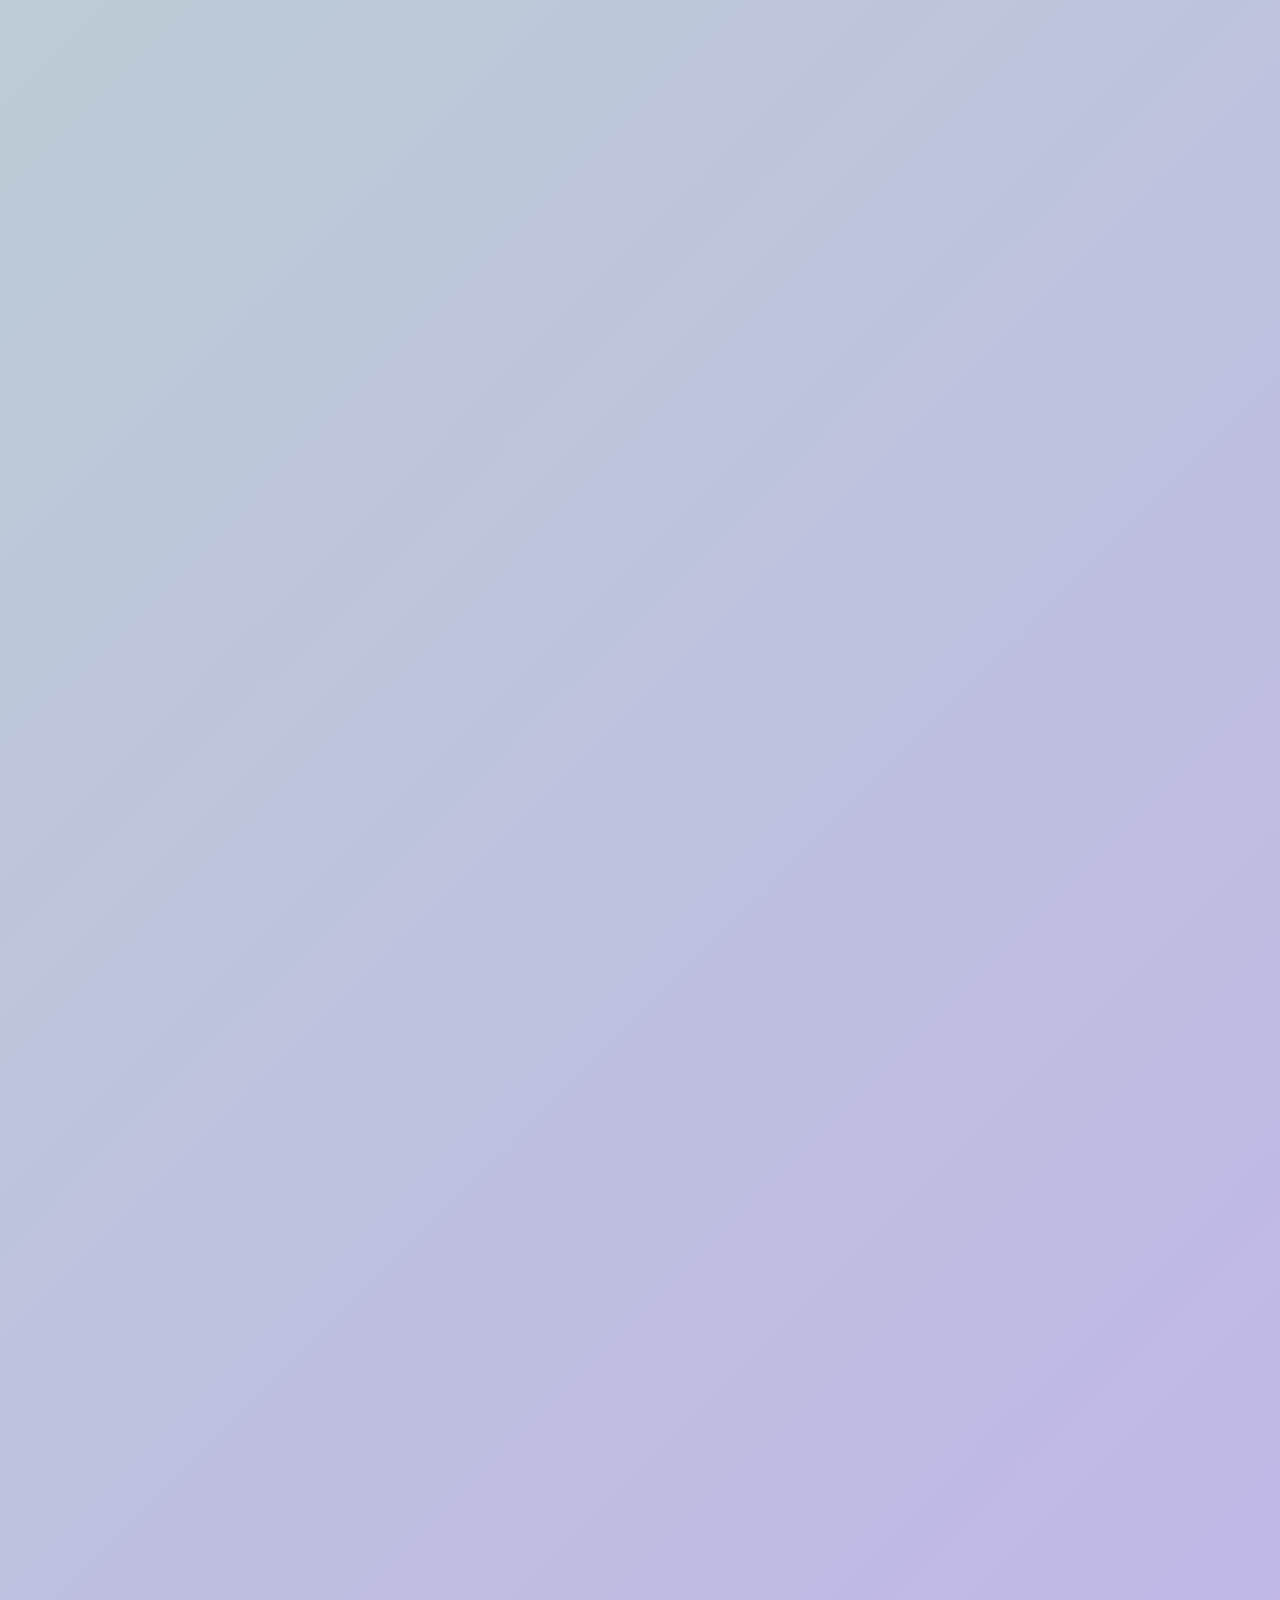
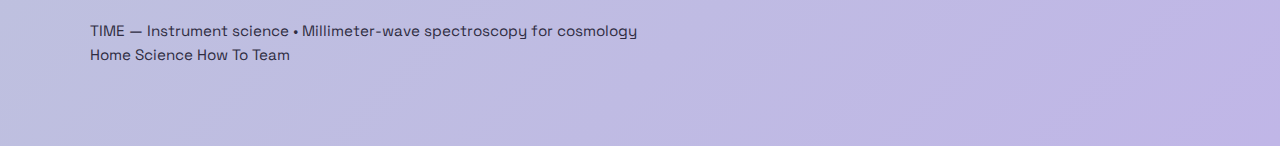
<file: science.html>
<!DOCTYPE html>
<html lang="en">
<head>
  <meta charset="UTF-8">
  <meta name="viewport" content="width=device-width, initial-scale=1.0">
  <title>TIME | Science</title>
  <link rel="stylesheet" href="style.css">
  <script src="script.js" defer></script>
</head>
<body>
  <header class="nav-shell">
    <a href="index.html"><img src="images/TIME_logo.png" alt="TIME" class="brand-logo"></a>
    <nav>
      <a href="index.html">Home</a>
      <a href="science.html">Science</a>
      <a href="how-to.html">How To</a>
      <a href="team.html">Team</a>
    </nav>
  </header>

  <main>
    <section class="panel hero" id="overview">
      <div class="hero__text">
        <p class="eyebrow">Instrument details</p>
        <h1>The TIME Spectrometer</h1>
        <p class="lede">A cryogenic millimeter-wave instrument designed for intensity mapping of [C II] emission from the early universe.</p>
        <div class="actions">
          <a class="btn ghost" href="#spectrometer">Explore the spectrometer</a>
          <a class="btn ghost" href="#detectors">Learn about detectors</a>
          <a class="btn ghost" href="#papers">View research papers</a>
        </div>
      </div>
    </section>

    <section id="spectrometer" class="panel">
      <div class="section-head">
        <p class="eyebrow">Core technology</p>
        <h2>Grating Spectrometer</h2>
      </div>
      <div class="grid two">
        <div class="card">
          <h3>Diffraction gratings</h3>
          <p>TIME employs reflective diffraction gratings to disperse incoming millimeter-wave radiation into spectral channels. This allows simultaneous measurement of the [C II] line across a wide redshift range.</p>
        </div>
        <div class="card">
          <h3>Frequency coverage</h3>
          <p>The spectrometer covers frequencies from ~200-400 GHz, corresponding to [C II] redshifts from z ≈ 5 to z ≈ 9. This range targets the epoch of reionization and cosmic dawn.</p>
        </div>
        <div class="card">
          <h3>Resolution</h3>
          <p>With spectral resolution R ≈ 100-300, TIME can resolve individual [C II] lines while maintaining the wide field of view needed for intensity mapping.</p>
        </div>
        <div class="card">
          <h3>Optical design</h3>
          <p>The instrument uses a compact, cryogenic optical design with off-axis mirrors and filters to minimize thermal emission and maximize throughput.</p>
        </div>
      </div>
    </section>

    <section id="detectors" class="panel muted">
      <div class="section-head">
        <p class="eyebrow">Detection</p>
        <h2>Transition Edge Sensors</h2>
      </div>
      <div class="grid two">
        <div class="card">
          <h3>TES arrays</h3>
          <p>Superconducting transition edge sensors operate at ~0.3 K, providing high sensitivity and low noise. TIME uses multiplexed TES arrays with thousands of pixels.</p>
        </div>
        <div class="card">
          <h3>Time-domain multiplexing</h3>
          <p>Detectors are read out using superconducting quantum interference devices (SQUIDs) in a time-domain multiplexing scheme, allowing efficient readout of large arrays.</p>
        </div>
        <div class="card">
          <h3>Background-limited performance</h3>
          <p>TES detectors achieve photon-noise-limited sensitivity, essential for detecting the faint [C II] signal against atmospheric and instrumental backgrounds.</p>
        </div>
        <div class="card">
          <h3>Cryogenic cooling</h3>
          <p>A dilution refrigerator provides the ultra-low temperatures required, with multiple stages cooling optics, filters, and detectors to minimize thermal noise.</p>
        </div>
      </div>
    </section>

    <section id="telescope" class="panel">
      <div class="section-head">
        <p class="eyebrow">Platform</p>
        <h2>ARO 12-meter Telescope</h2>
      </div>
      <div class="grid two">
        <div class="card">
          <h3>Telescope specifications</h3>
          <p>The Arizona Radio Observatory's 12-meter millimeter-wave telescope has a surface accuracy of ~20 μm RMS, providing excellent beam quality at high frequencies.</p>
        </div>
        <div class="card">
          <h3>Location</h3>
          <p>Located at Kitt Peak, Arizona, at 1,900 meters elevation, the site offers good atmospheric transmission in the millimeter band with PWV typically < 3 mm.</p>
        </div>
        <div class="card">
          <h3>Mapping strategy</h3>
          <p>TIME will perform drift scans and raster mapping to cover large sky areas, building 3D tomographic maps of [C II] intensity.</p>
        </div>
        <div class="card">
          <h3>Integration time</h3>
          <p>Typical integrations of 10-100 hours per field will achieve the sensitivity needed to detect the integrated [C II] signal from high-redshift galaxies.</p>
        </div>
      </div>
    </section>

    <section id="performance" class="panel muted">
      <div class="section-head">
        <p class="eyebrow">Capabilities</p>
        <h2>Expected Performance</h2>
      </div>
      <div class="grid two">
        <div class="card">
          <h3>Sensitivity</h3>
          <p>TIME aims for a noise equivalent flux density (NEFD) of ~10-20 Jy/√Hz, enabling detection of [C II] intensities as low as 0.1 Jy/sr.</p>
        </div>
        <div class="card">
          <h3>Field of view</h3>
          <p>The instrument has a field of view of ~1-2 degrees, allowing efficient mapping of large cosmological volumes.</p>
        </div>
        <div class="card">
          <h3>System temperature</h3>
          <p>With cryogenic cooling, the system temperature is dominated by atmospheric emission, achieving T_sys ≈ 50-100 K across the band.</p>
        </div>
        <div class="card">
          <h3>Calibration</h3>
          <p>Regular observations of calibrators (planets, bright quasars) and sky dips will ensure accurate flux calibration and atmospheric opacity monitoring.</p>
        </div>
      </div>
    </section>
  </main>

  <section id="papers" class="panel">
    <div class="section-head">
      <p class="eyebrow">Publications</p>
      <h2>Research Papers on TIME</h2>
    </div>
    <div class="grid two">
      <div class="card">
        <h3>Instrument Design Paper</h3>
        <p>Keating et al. (2023) - "The Tomographic Ionized-carbon Mapping Experiment (TIME): A cryogenic spectrometer for [C II] intensity mapping"</p>
        <a href="#" class="btn link">Read paper →</a>
      </div>
      <div class="card">
        <h3>Science Goals</h3>
        <p>Silva et al. (2022) - "Probing cosmic dawn with [C II] intensity mapping using the TIME spectrometer"</p>
        <a href="#" class="btn link">Read paper →</a>
      </div>
      <div class="card">
        <h3>Detector Performance</h3>
        <p>Barry et al. (2024) - "Transition edge sensor arrays for millimeter-wave spectroscopy: Performance of the TIME focal plane"</p>
        <a href="#" class="btn link">Read paper →</a>
      </div>
      <div class="card">
        <h3>Foreground Mitigation</h3>
        <p>Chung et al. (2023) - "Foreground removal strategies for [C II] intensity mapping with TIME"</p>
        <a href="#" class="btn link">Read paper →</a>
      </div>
    </div>
  </section>

  <footer>
    <p>TIME — Instrument science • Millimeter-wave spectroscopy for cosmology</p>
    <div class="footer-links">
      <a href="index.html">Home</a>
      <a href="science.html">Science</a>
      <a href="how-to.html">How To</a>
      <a href="team.html">Team</a>
    </div>
  </footer>
</body>
</html>
</file>
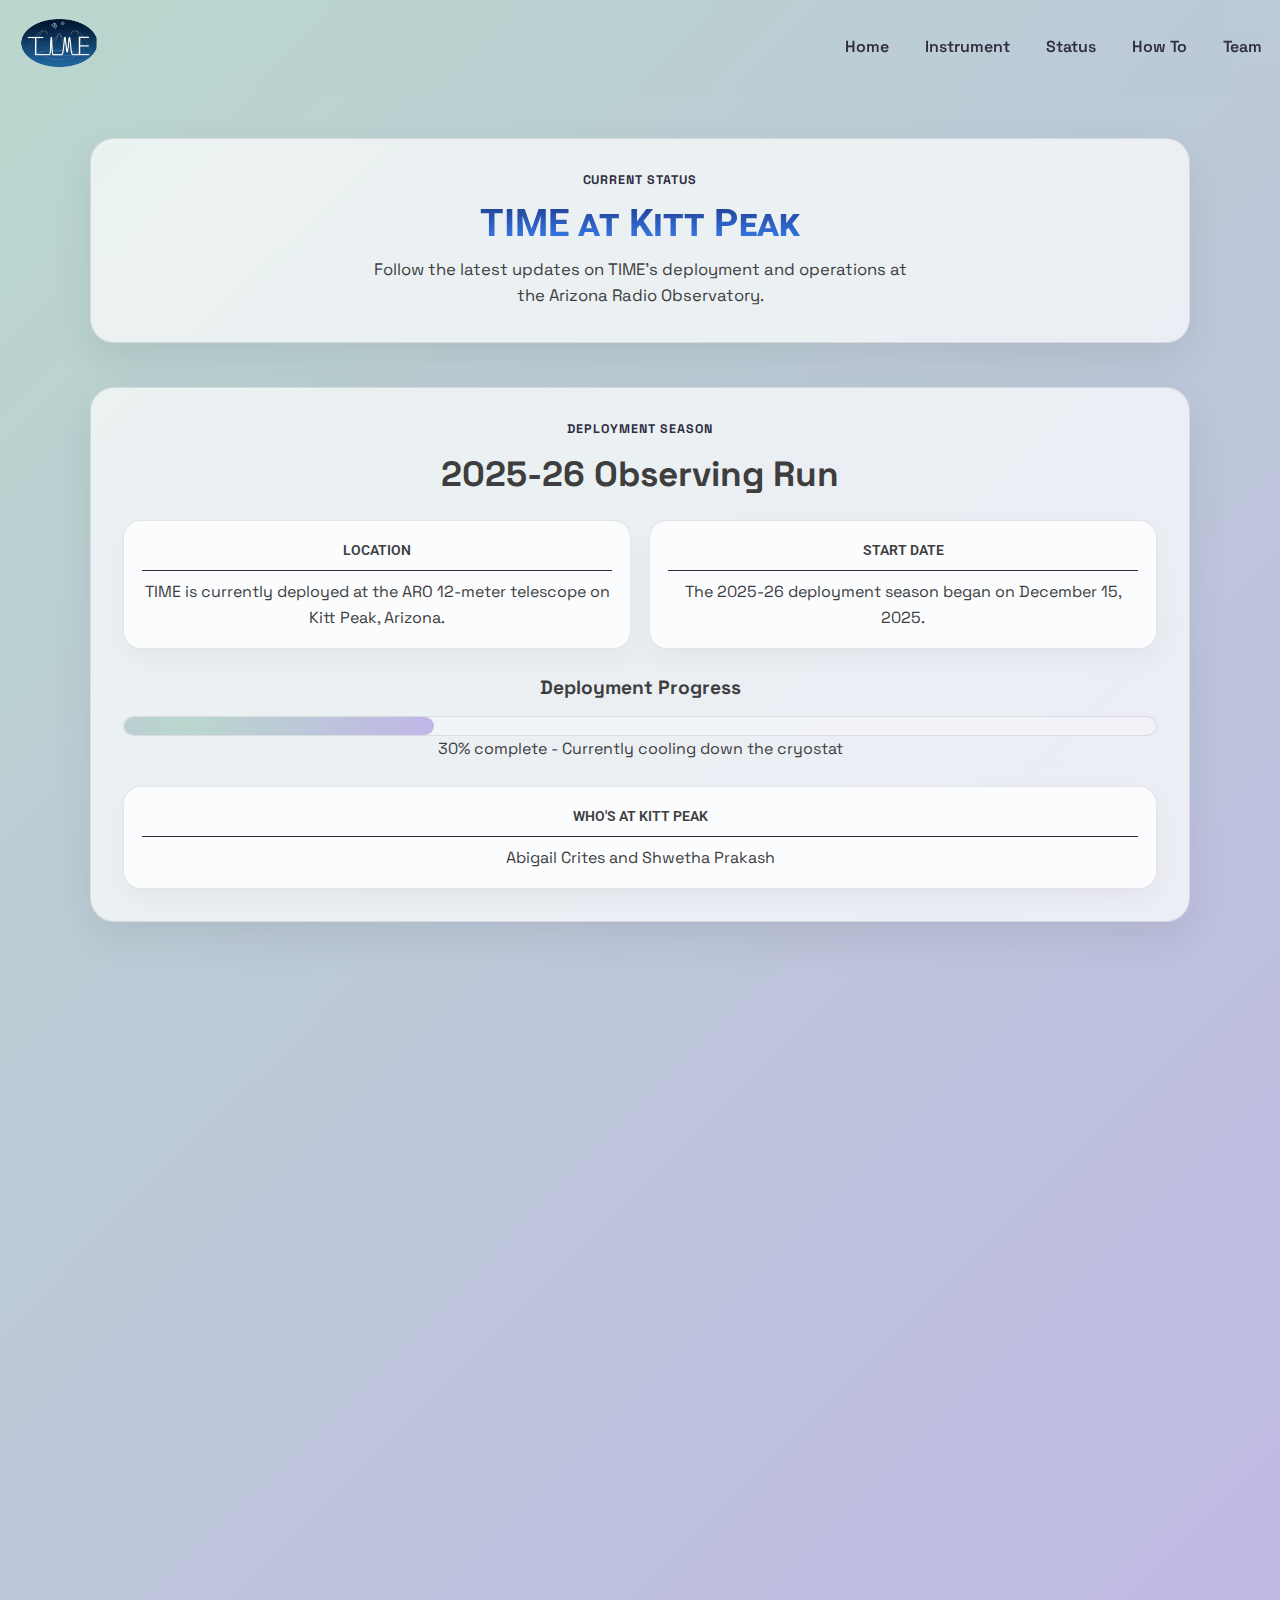
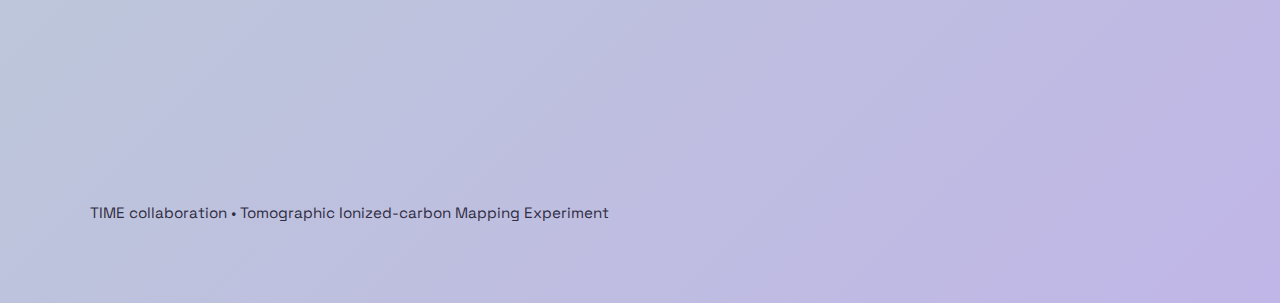
<file: status.html>
<!DOCTYPE html>
<html lang="en">
<head>
  <meta charset="UTF-8">
  <meta name="viewport" content="width=device-width, initial-scale=1.0">
  <title>TIME | Status</title>
  <link rel="stylesheet" href="style.css">
  <script src="script.js" defer></script>
</head>
<body>
  <header class="nav-shell">
    <a href="index.html"><img src="images/TIME_logo.png" alt="TIME" class="brand-logo"></a>
    <nav>
      <a href="index.html">Home</a>
      <a href="instrument.html">Instrument</a>
      <a href="status.html">Status</a>
      <a href="how-to.html">How To</a>
      <a href="team.html">Team</a>
    </nav>
  </header>

  <main>
    <section class="panel hero" id="status">
      <div class="hero__text">
        <p class="eyebrow">Current status</p>
        <h1>TIME at Kitt Peak</h1>
        <p class="lede">Follow the latest updates on TIME's deployment and operations at the Arizona Radio Observatory.</p>
      </div>
    </section>

    <section class="panel">
      <div class="section-head">
        <p class="eyebrow">Deployment season</p>
        <h2>2025-26 Observing Run</h2>
      </div>
      <div class="grid two">
        <div class="card">
          <h3>Location</h3>
          <p>TIME is currently deployed at the ARO 12-meter telescope on Kitt Peak, Arizona.</p>
        </div>
        <div class="card">
          <h3>Start date</h3>
          <p>The 2025-26 deployment season began on December 15, 2025.</p>
        </div>
      </div>
      <div class="progress-container">
        <h3>Deployment Progress</h3>
        <div class="progress-bar">
          <div class="progress-fill" style="width: 30%;"></div>
        </div>
        <p>30% complete - Currently cooling down the cryostat</p>
      </div>
      <div class="card" style="margin-top: 24px;">
        <h3>Who's at Kitt Peak</h3>
        <p>Abigail Crites and Shwetha Prakash </p>
      </div>
    </section>

    <section class="panel muted">
      <div class="section-head">
        <p class="eyebrow">Current activity</p>
        <h2>Cryostat Cooling Timeline</h2>
      </div>
      <div class="grid two">
        <div class="card">
          <h3>Phase 1: Assembly & Vacuum</h3>
          <p>Final assembly and closing up to vacuum</p>
          <p><em>December 28th - January 2nd</em></p>
        </div>
        <div class="card">
          <h3>Phase 2: Cooling</h3>
          <p>Cooling the cryostat to base temperature of ~0.3K</p>
          <p><em>January 2nd - January 8th</em></p>
        </div>
      </div>
      <div class="grid two" style="margin-top: 24px;">
        <div class="card">
          <h3>Phase 3: Testing Electronics and Readout</h3>
          <p>Tuning SQUIDs and verifying readout systems</p>
            <p><em>January 10th - January 12th</em></p>
        </div>
        <div class="card">
          <h3>Phase 4: Data Collection </h3>
          <p>Beginning systematic [CII] intensity mapping observations</p>
            <p><em>January 12th - February 15th</em></p>
        </div>
    </section>

    <section class="panel">
      <div class="section-head">
        <p class="eyebrow">Team on site</p>
        <h2>Who's at Kitt Peak</h2>
      </div>
      <div class="grid three">
        <div class="card">
          <h3>Instrument Team</h3>
          <p>Lead engineers and technicians overseeing cryostat operations</p>
        </div>
        <div class="card">
          <h3>Scientists</h3>
          <p>Principal investigators and researchers monitoring performance</p>
        </div>
        <div class="card">
          <h3>Support Staff</h3>
          <p>Arizona Radio Observatory personnel providing telescope support</p>
        </div>
      </div>
    </section>
  </main>

  <footer>
    <p>TIME collaboration • Tomographic Ionized-carbon Mapping Experiment</p>
  </footer>
</body>
</html>
</file>
<file: style.css>
@import url('https://fonts.googleapis.com/css2?family=Space+Grotesk:wght@400;500;600;700&family=Source+Serif+4:opsz,wght@8..60,400;600&family=Roboto:wght@400;500;700&display=swap');

:root {
  --mint: rgb(186, 215, 205);
  --lilac: rgb(192, 182, 231);
  --ink: #3e3e3f;
  --dusk: #2f2d42;
  --sand: #f5f3eb;
  --card: rgba(255, 255, 255, 0.8);
  --border: rgba(17, 16, 26, 0.1);
  --radius: 18px;
  --shadow: 0 15px 40px rgba(0, 0, 0, 0.08);
}

* {
  box-sizing: border-box;
  margin: 0;
  padding: 0;
}

h1, h2, h3 {
  text-align: center;
}

h1 {
  font-size: clamp(2rem, 4vw, 2.8rem);
  line-height: 1.15;
  font-variant: small-caps;
}

body {
  font-family: 'Space Grotesk', 'Helvetica Neue', Arial, sans-serif;
  color: var(--ink);
  background: linear-gradient(135deg, var(--mint), var(--lilac));
  min-height: 100vh;
  line-height: 1.6;
  padding: 0 18px 48px;
}

a {
  color: var(--dusk);
  text-decoration: none;
}

a:hover {
  text-decoration: underline;
}

.nav-shell {
  position: sticky;
  top: 0;
  z-index: 10;
  display: flex;
  align-items: center;
  justify-content: space-between;
  padding: 18px 0;
  backdrop-filter: blur(12px);
}

.brand-logo {
  height: 50px;
  width: auto;
}

nav {
  display: flex;
  gap: 18px;
}

nav a {
  margin-left: 18px;
  font-weight: 600;
}

main {
  max-width: 1100px;
  margin: 0 auto;
}

.hero {
  display: flex;
  flex-direction: column;
  align-items: center;
  padding: 36px;
  background: rgba(255, 255, 255, 0.55);
  border-radius: 28px;
  box-shadow: var(--shadow);
  margin-top: 12px;
}

.hero__text {
  text-align: center;
}

.facts-section {
  margin-top: 44px;
}

.facts-section h3 {
  font-family: 'Roboto', sans-serif;
  font-weight: 700;
  color: var(--ink);
}

.facts-content {
  display: grid;
  grid-template-columns: 1fr 1fr;
  gap: 22px;
  max-width: 1100px;
  margin: 0 auto;
}

.instrument-image img {
  width: 100%;
  height: auto;
  border-radius: var(--radius);
  box-shadow: 0 10px 24px rgba(0, 0, 0, 0.1);
}

.hero__text h1 {
  font-size: clamp(1.8rem, 3.5vw, 2.4rem);
  margin: 10px 0 12px;
  line-height: 1.15;
  font-family: 'Roboto', sans-serif;
  font-weight: 700;
  background: linear-gradient(to bottom, #1e3a8a, #3b82f6);
  -webkit-background-clip: text;
  -webkit-text-fill-color: transparent;
  background-clip: text;
}

.hero__text h2 {
  font-size: clamp(1.8rem, 3.5vw, 2.4rem);
  margin: 10px 0 12px;
  line-height: 1.15;
}

.hero__text .lede {
  max-width: 560px;
  font-size: 1.04rem;
  margin: 0 auto;
}

.hero__card {
  background: var(--card);
  border-radius: 20px;
  padding: 18px 20px;
  border: 1px solid var(--border);
}

.hero__image img {
  width: 100%;
  height: auto;
  border-radius: var(--radius);
  box-shadow: 0 10px 24px rgba(0, 0, 0, 0.1);
}

.panel {
  margin-top: 44px;
  padding: 32px;
  background: rgba(255, 255, 255, 0.7);
  border-radius: 24px;
  border: 1px solid var(--border);
  box-shadow: var(--shadow);
}

.panel.muted {
  background: rgba(255, 255, 255, 0.55);
}

.section-head h2 {
  font-size: clamp(1.6rem, 2.8vw, 2.2rem);
  margin-top: 6px;
}

.section-head {
  text-align: center;
}

.eyebrow {
  text-transform: uppercase;
  letter-spacing: 0.08em;
  font-weight: 700;
  font-size: 0.78rem;
  color: var(--dusk);
}

.grid.two {
  display: grid;
  grid-template-columns: repeat(2, 1fr);
  gap: 18px;
  margin-top: 18px;
}

.grid.three {
  display: grid;
  grid-template-columns: repeat(auto-fit, minmax(220px, 1fr));
  gap: 18px;
  margin-top: 18px;
}

.grid.four {
  display: grid;
  grid-template-columns: repeat(4, 1fr);
  gap: 18px;
  margin-top: 18px;
}

.card {
  background: var(--card);
  border-radius: var(--radius);
  padding: 18px;
  border: 1px solid var(--border);
  box-shadow: 0 10px 24px rgba(0, 0, 0, 0.04);
  position: relative;
  overflow: hidden;
  text-align: center;
}

.card:hover::before {
  content: '';
  position: absolute;
  top: -30px;
  right: -30px;
  width: 60px;
  height: 60px;
  background: url("data:image/svg+xml,%3Csvg xmlns='http://www.w3.org/2000/svg' viewBox='0 0 100 100'%3E%3Ccircle cx='50' cy='40' r='8' fill='none' stroke='%23000' stroke-width='2'/%3E%3Ccircle cx='70' cy='40' r='8' fill='none' stroke='%23000' stroke-width='2'/%3E%3Cpath d='M45 55 Q55 65 65 55' stroke='%23000' fill='none' stroke-width='2'/%3E%3Cpath d='M30 30 Q50 20 70 30' stroke='%23000' fill='none' stroke-width='2'/%3E%3C/svg%3E") no-repeat;
  z-index: 1;
  animation: pop 0.5s ease-out;
}

.card h3 {
  margin-bottom: 8px;
  font-family: 'Roboto', sans-serif;
  font-size: 0.9rem;
  font-weight: 600;
  text-transform: uppercase;
  text-align: center;
  border-bottom: 1px solid var(--dusk);
  padding-bottom: 8px;
  margin-bottom: 8px;
}

.metrics {
  display: grid;
  grid-template-columns: repeat(auto-fit, minmax(200px, 1fr));
  gap: 12px;
  margin-top: 18px;
}

.metric {
  background: radial-gradient(circle at 20% 20%, rgba(186, 215, 205, 0.4), rgba(192, 182, 231, 0.4));
  border-radius: var(--radius);
  padding: 14px;
  border: 1px solid #e5e5e5;
  border-top: 1px solid #e5e5e5;
}

.metric span {
  display: block;
  font-weight: 600;
  font-size: 0.8rem;
  color: var(--dusk);
  text-transform: uppercase;
  text-align: center;
  font-family: 'Roboto', sans-serif;
  border-bottom: 1px solid var(--dusk);
  padding-bottom: 8px;
  margin-bottom: 8px;
}

.actions {
  display: flex;
  gap: 10px;
  margin-top: 14px;
  justify-content: center;
}

.progress-container {
  margin-top: 24px;
  text-align: center;
}

.progress-container h3 {
  margin-bottom: 12px;
  font-size: 1.2rem;
}

.progress-bar {
  width: 100%;
  height: 20px;
  background: rgba(255, 255, 255, 0.3);
  border-radius: 10px;
  overflow: hidden;
  border: 1px solid var(--border);
}

.progress-fill {
  height: 100%;
  background: radial-gradient(circle at 20% 20%, rgb(186, 215, 205), rgb(192, 182, 231));
  border-radius: 10px;
  transition: width 0.5s ease;
}

.btn {
  display: inline-flex;
  align-items: center;
  justify-content: center;
  padding: 11px 16px;
  border-radius: 999px;
  font-weight: 600;
  border: 1px solid var(--dusk);
  transition: transform 0.12s ease, box-shadow 0.12s ease;
}

.btn.primary {
  background: radial-gradient(circle at 20% 20%, rgb(186, 215, 205), rgb(192, 182, 231));
  color: var(--ink);
  box-shadow: 0 12px 24px rgba(47, 45, 66, 0.2);
}

.btn.ghost {
  background: transparent;
  color: var(--dusk);
}

.btn.ghost:hover {
  background: radial-gradient(circle at 20% 20%, rgb(186, 215, 205), rgb(192, 182, 231));
  color: var(--ink);
}

.btn.link {
  border: none;
  padding: 0;
  color: var(--dusk);
}

.btn:hover {
  transform: translateY(-1px);
  text-decoration: none;
}

.papers-list {
  margin-top: 36px;
}

.paper-item {
  margin-bottom: 24px;
  padding: 12px 16px;
  border-radius: var(--radius);
  background: rgba(0, 0, 0, 0.08);
}

.paper-item:last-child {
  margin-bottom: 0;
}

.paper-item p {
  color: var(--dusk);
  font-size: 0.9rem;
  line-height: 1.4;
  margin: 0;
}

.paper-item p a {
  color: var(--ink);
  text-decoration: none;
  font-weight: 600;
  border-bottom: 1px solid transparent;
  transition: border-color 0.2s ease;
}

.paper-item p a:hover {
  border-bottom-color: var(--dusk);
}

.panel.contact {
  text-align: left;
}

footer {
  max-width: 1100px;
  margin: 28px auto 0;
  padding: 18px 0 30px;
  color: var(--dusk);
  font-size: 0.95rem;
}

.collaborators {
  display: flex;
  justify-content: center;
  gap: 20px;
  margin: 10px 0;
}

.logos-row {
  display: flex;
  justify-content: space-around;
  gap: 10px;
  flex-wrap: wrap;
  width: 100%;
  margin-top: 40px;
}

.logo-card {
  width: 100px;
  height: 100px;
  background: white;
  border-radius: var(--radius);
  border: 1px solid var(--border);
  display: flex;
  align-items: center;
  justify-content: center;
  box-shadow: 0 2px 8px rgba(0, 0, 0, 0.1);
}

.person-img {
  width: 120px;
  height: 120px;
  object-fit: cover;
  object-position: center;
  margin-bottom: 10px;
  border-radius: var(--radius);
  margin-top: 5px;
}

.logo {
  width: 70px;
  height: 70px;
  object-fit: contain;
  margin-bottom: 10px;
  border-radius: var(--radius);
  margin-top: 5px;
}

@keyframes pop {
  0% { transform: scale(0) rotate(-45deg); opacity: 0; }
  50% { transform: scale(1.2) rotate(0deg); opacity: 1; }
  100% { transform: scale(1) rotate(0deg); opacity: 1; }
}

@media (max-width: 860px) {
  .hero {
    padding: 22px;
  }

  .facts-content {
    grid-template-columns: 1fr;
    gap: 18px;
  }

  .grid.four {
    grid-template-columns: repeat(auto-fit, minmax(200px, 1fr));
  }

  .logos-row {
    gap: 5px;
  }

  nav a {
    margin-left: 12px;
  }
}

@media (max-width: 600px) {
  body {
    padding: 0 12px 28px;
  }

  .nav-shell {
    flex-direction: column;
    align-items: flex-start;
    gap: 8px;
  }

  .panel,
  .hero {
    padding: 22px;
  }

  .logo-card {
    width: 80px;
    height: 80px;
  }

  .logo {
    width: 50px;
    height: 50px;
    margin-top: 3px;
  }
}

/* Publications section width */
#papers {
  max-width: 1100px;
  margin: 44px auto 0;
}

/* How-to page post-it notes */
.how-to-page .card {
  background: #fff1b8;
  border-radius: 8px;
  box-shadow: 0 4px 12px rgba(0, 0, 0, 0.15);
  position: relative;
  transform: rotate(-1deg);
  transition: transform 0.3s ease;
  overflow: visible;
}

.how-to-page .card:nth-child(odd) {
  transform: rotate(1deg);
}

.how-to-page .card:nth-child(3n) {
  transform: rotate(-0.5deg);
}

.how-to-page .card:hover {
  transform: rotate(5deg) scale(1.05);
  z-index: 10;
}

.how-to-page .card::before {
  content: '';
  position: absolute;
  top: -12px;
  left: 50%;
  transform: translateX(-50%);
  width: 24px;
  height: 24px;
  background: #374151;
  border-radius: 50%;
  box-shadow: 0 2px 4px rgba(0, 0, 0, 0.2);
}

.how-to-page .card::after {
  content: '';
  position: absolute;
  top: -7px;
  left: 50%;
  transform: translateX(-50%);
  width: 4px;
  height: 19px;
  background: #6b7280;
  border-radius: 2px;
}
</file>
